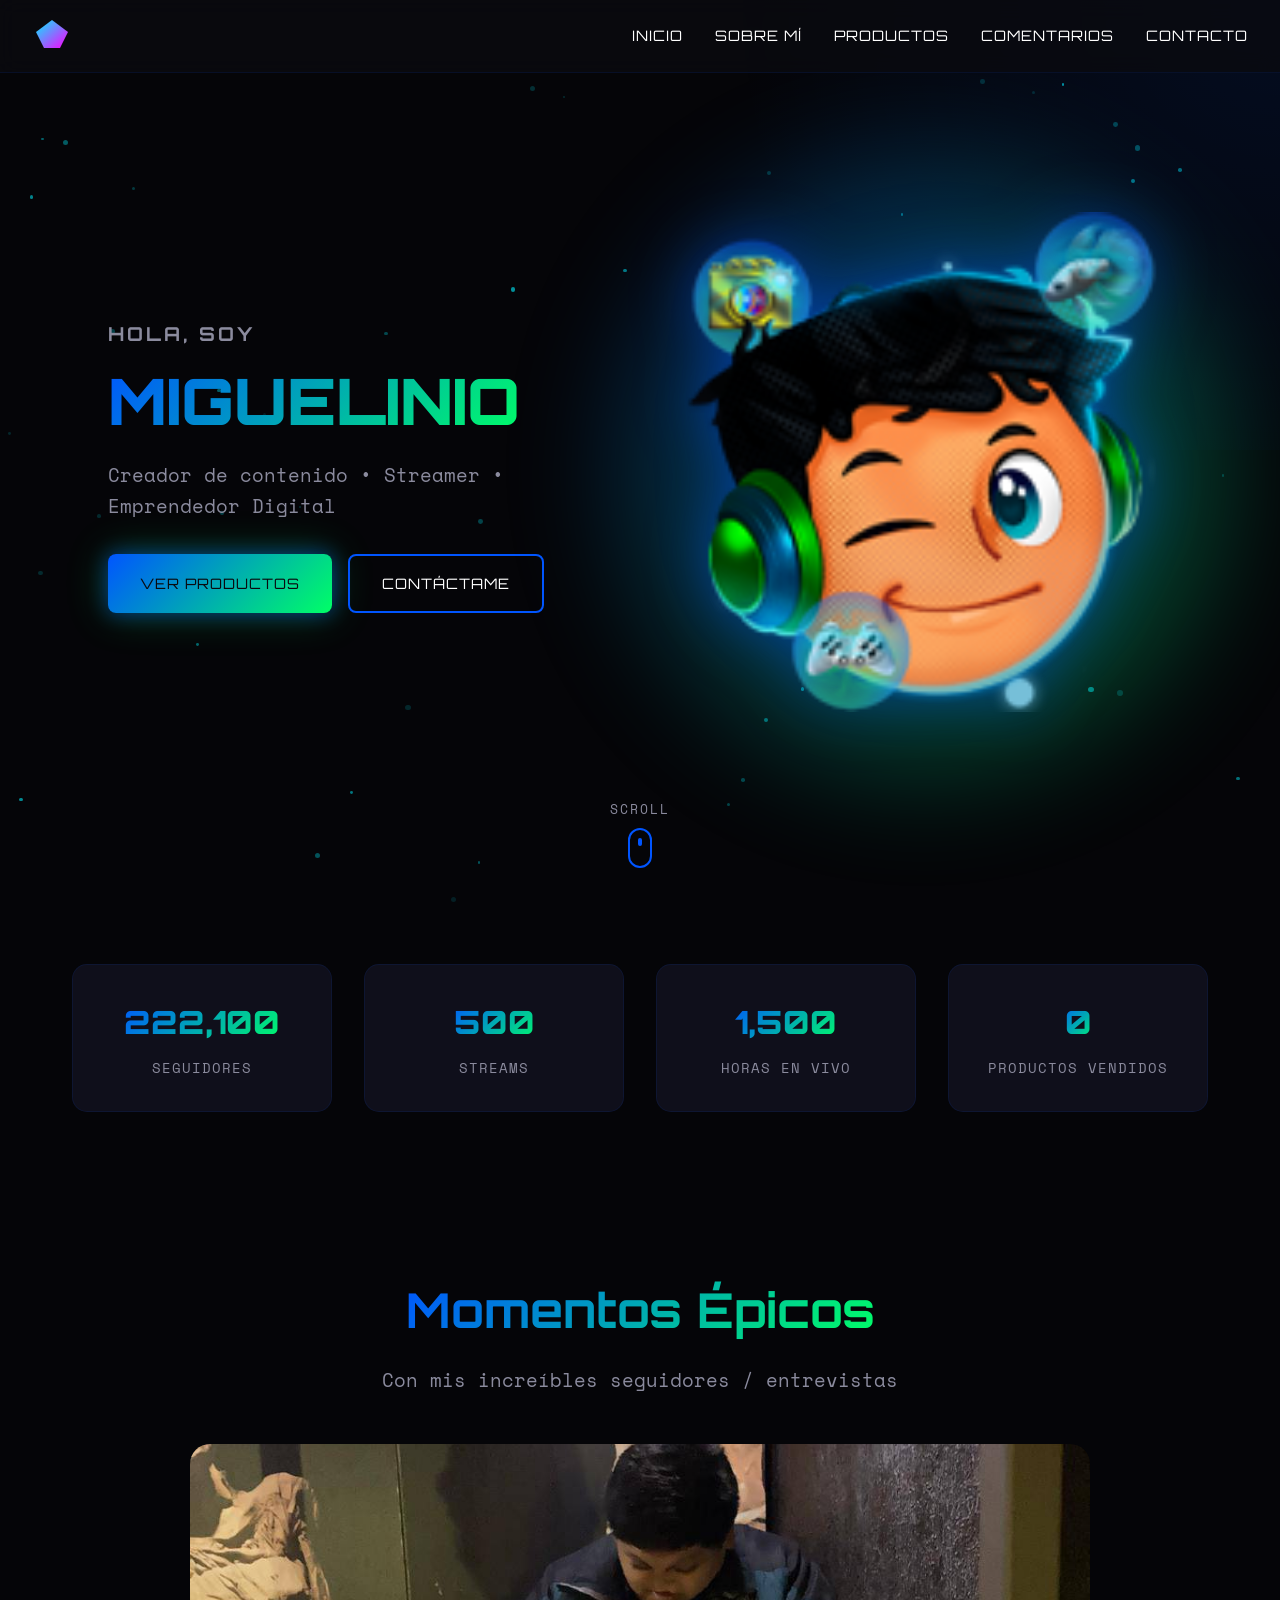
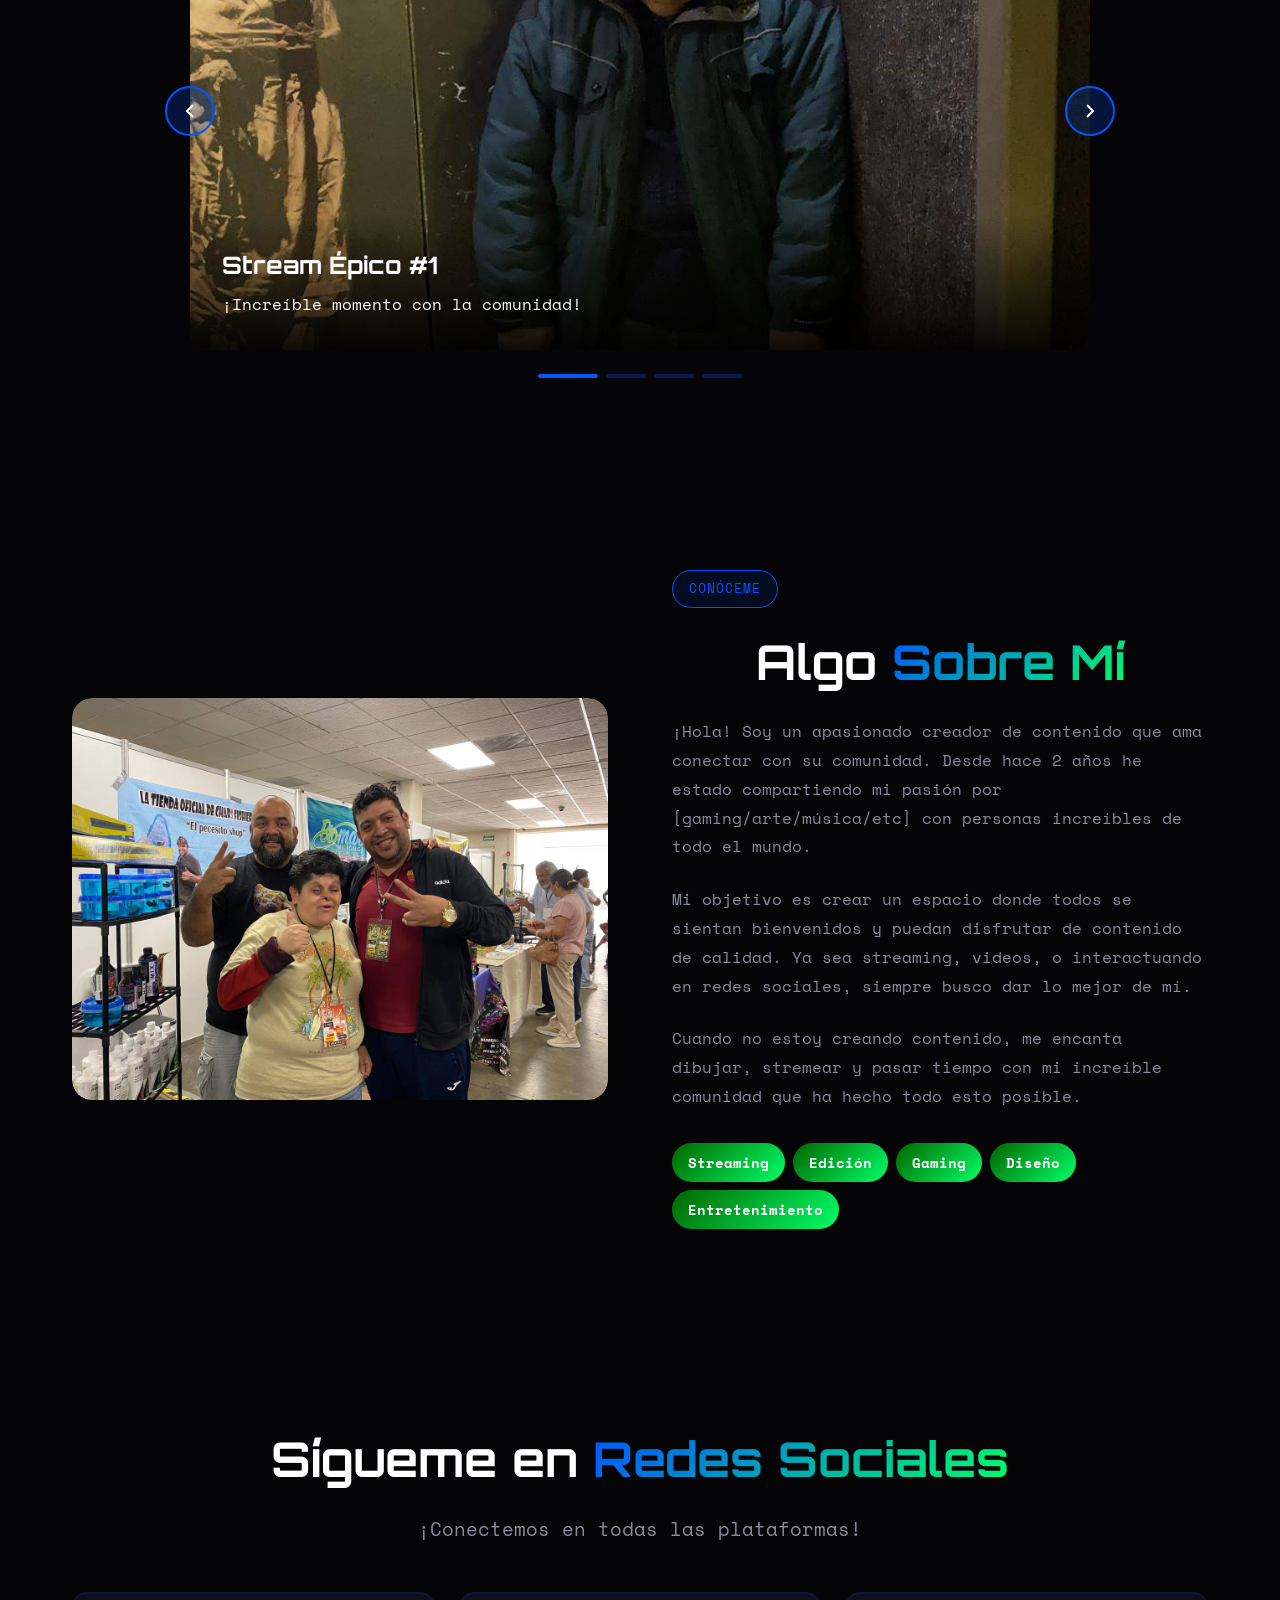
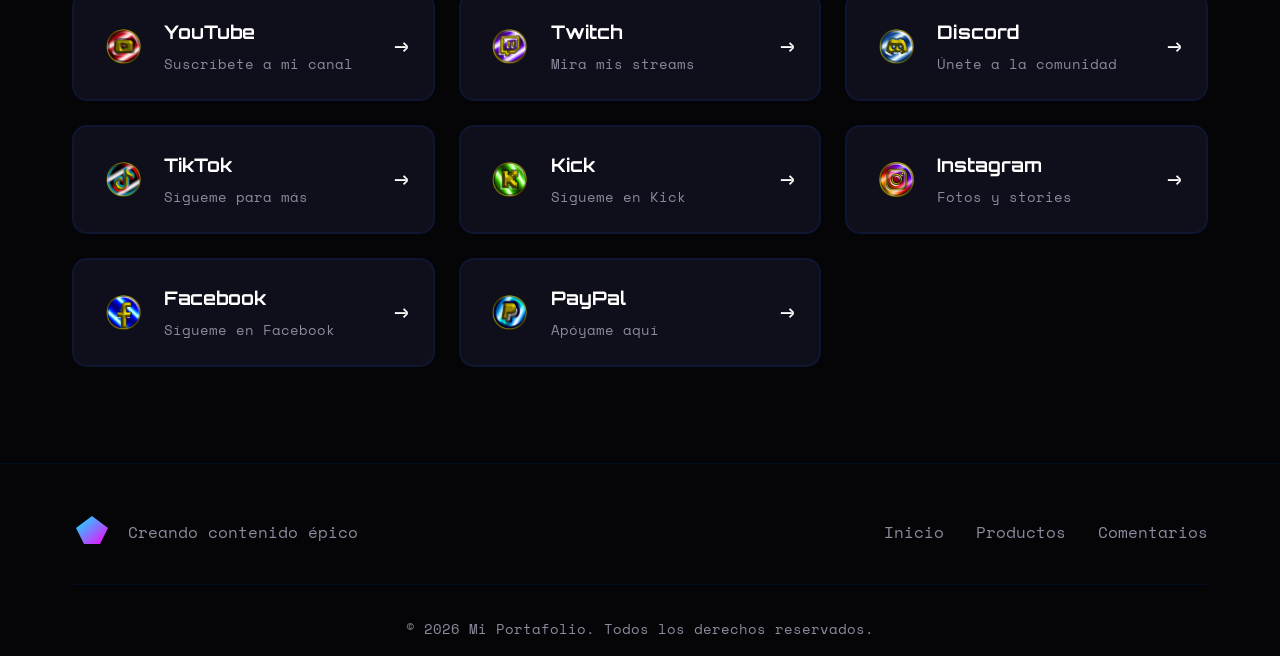
<file: index.html>
<!DOCTYPE html>
<html lang="es">
<head>
    <meta charset="UTF-8">
    <meta name="viewport" content="width=device-width, initial-scale=1.0">
    
    <!-- Cambiar el título de la pestaña -->
    <title>MIGUELINIO</title>

    <!-- Favicon: reemplaza 'tu-foto.jpg' con la ruta de tu imagen -->
    <link rel="icon" type="image/png" href="tu-foto.jpg">

    <link rel="stylesheet" href="styles.css">
    <link href="https://fonts.googleapis.com/css2?family=Orbitron:wght@400;700;900&family=Space+Mono:wght@400;700&display=swap" rel="stylesheet">
</head>

<body>
    <!-- Navigation -->
    <nav class="navbar" id="navbar">
        <div class="nav-container">
            <div class="logo">
                <svg width="40" height="40" viewBox="0 0 100 100">
                    <polygon points="50,10 90,40 70,80 30,80 10,40" fill="url(#gradient1)"/>
                    <defs>
                        <linearGradient id="gradient1" x1="0%" y1="0%" x2="100%" y2="100%">
                            <stop offset="0%" style="stop-color:#00f0ff;stop-opacity:1" />
                            <stop offset="100%" style="stop-color:#ff00ff;stop-opacity:1" />
                        </linearGradient>
                    </defs>
                </svg>
            </div>
            <ul class="nav-menu" id="navMenu">
                <li><a href="#inicio" class="nav-link">Inicio</a></li>
                <li><a href="#sobre-mi" class="nav-link">Sobre Mí</a></li>
                <li><a href="productos.html" class="nav-link">Productos</a></li>
                <li><a href="comentarios.html" class="nav-link">Comentarios</a></li>
                <li><a href="#contacto" class="nav-link">Contacto</a></li>
            </ul>
            <div class="hamburger" id="hamburger">
                <span></span>
                <span></span>
                <span></span>
            </div>
        </div>
    </nav>

    <!-- Particles Background -->
    <div class="particles" id="particles"></div>

    <!-- Hero Section -->
    <section class="hero" id="inicio">
        <div class="hero-content">
            <div class="hero-text animate-bounce-in">
                <h1 class="glitch" data-text="Hola, soy">Hola, soy</h1>
                <h2 class="name-title">
                    <span class="gradient-text">MIGUELINIO</span>
                </h2>
                <p class="hero-description">
                    Creador de contenido • Streamer • Emprendedor Digital
                </p>
                <div class="cta-buttons">
                    <a href="#productos" class="btn btn-primary pulse">
                        Ver Productos
                    </a>
                    <a href="#contacto" class="btn btn-secondary">
                        Contáctame
                    </a>
                </div>
            </div>
            <div class="hero-image animate-float">
                <div class="image-container">
                    <!-- Reemplaza con tu imagen -->
                    <img src="tu-foto.jpg" alt="Mi foto" class="profile-image" id="profileImage">
                    <div class="image-glow"></div>
                    <div class="particles-overlay"></div>
                </div>
            </div>
        </div>
        <div class="scroll-indicator">
            <span>SCROLL</span>
            <div class="mouse">
                <div class="wheel"></div>
            </div>
        </div>
    </section>

    <!-- Stats Section -->
    <section class="stats-section">
        <div class="container">
            <div class="stats-grid">
                <div class="stat-card" data-scroll>
                    <div class="stat-number" data-target="222100">0</div>
                    <div class="stat-label">Seguidores</div>
                </div>
                <div class="stat-card" data-scroll>
                    <div class="stat-number" data-target="500">0</div>
                    <div class="stat-label">Streams</div>
                </div>
                <div class="stat-card" data-scroll>
                    <div class="stat-number" data-target="1500">0</div>
                    <div class="stat-label">Horas En Vivo</div>
                </div>
                <div class="stat-card" data-scroll>
                    <div class="stat-number" data-target="0">0</div>
                    <div class="stat-label">Productos Vendidos</div>
                </div>
            </div>
        </div>
    </section>

    <!-- Carousel Section -->
    <section class="carousel-section" data-scroll>
        <div class="container">
            <h2 class="section-title">
                <span class="gradient-text">Momentos Épicos</span>
            </h2>
            <p class="section-subtitle">Con mis increíbles seguidores / entrevistas</p>
            
            <div class="carousel-container">
                <button class="carousel-btn prev" id="prevBtn">
                    <svg width="24" height="24" viewBox="0 0 24 24" fill="none" stroke="currentColor" stroke-width="2">
                        <polyline points="15 18 9 12 15 6"></polyline>
                    </svg>
                </button>
                
                <div class="carousel-track">
                    <div class="carousel-slide active">
                        <img src="carousel-1.jpg" alt="Momento 1">
                        <div class="slide-overlay">
                            <h3>Stream Épico #1</h3>
                            <p>¡Increíble momento con la comunidad!</p>
                        </div>
                    </div>
                    <div class="carousel-slide">
                        <img src="carousel-2.jpg" alt="Momento 2">
                        <div class="slide-overlay">
                            <h3>Stream Épico #2</h3>
                            <p>¡Batiendo récords juntos!</p>
                        </div>
                    </div>
                    <div class="carousel-slide">
                        <img src="carousel-3.jpg" alt="Momento 3">
                        <div class="slide-overlay">
                            <h3>Stream Épico #3</h3>
                            <p>¡La mejor comunidad del mundo!</p>
                        </div>
                    </div>
                    <div class="carousel-slide">
                        <img src="carousel-4.jpg" alt="Momento 4">
                        <div class="slide-overlay">
                            <h3>Stream Épico #4</h3>
                            <p>¡Momentos inolvidables!</p>
                        </div>
                    </div>
                </div>

                <button class="carousel-btn next" id="nextBtn">
                    <svg width="24" height="24" viewBox="0 0 24 24" fill="none" stroke="currentColor" stroke-width="2">
                        <polyline points="9 18 15 12 9 6"></polyline>
                    </svg>
                </button>

                <div class="carousel-indicators" id="indicators"></div>
            </div>
        </div>
    </section>

    <!-- About Section -->
    <section class="about-section" id="sobre-mi" data-scroll>
        <div class="container">
            <div class="about-grid">
                <div class="about-image">
                    <div class="about-image-wrapper">
                        <img src="about-image.jpg" alt="Sobre mí">
                        <div class="about-decoration"></div>
                    </div>
                </div>
                <div class="about-content">
                    <span class="section-tag">Conóceme</span>
                    <h2 class="section-title">
                        Algo <span class="gradient-text">Sobre Mí</span>
                    </h2>
                    <div class="about-text">
                        <p>
                            ¡Hola! Soy un apasionado creador de contenido que ama conectar con su comunidad. 
                            Desde hace 2 años he estado compartiendo mi pasión por [gaming/arte/música/etc] 
                            con personas increíbles de todo el mundo.
                        </p>
                        <p>
                            Mi objetivo es crear un espacio donde todos se sientan bienvenidos y puedan 
                            disfrutar de contenido de calidad. Ya sea streaming, videos, o interactuando 
                            en redes sociales, siempre busco dar lo mejor de mí.
                        </p>
                        <p>
                            Cuando no estoy creando contenido, me encanta dibujar, stremear y 
                            pasar tiempo con mi increíble comunidad que ha hecho todo esto posible.
                        </p>
                    </div>
                    <div class="skills-list">
                        <div class="skill-tag">Streaming</div>
                        <div class="skill-tag">Edición</div>
                        <div class="skill-tag">Gaming</div>
                        <div class="skill-tag">Diseño</div>
                        <div class="skill-tag">Entretenimiento</div>
                    </div>
                </div>
            </div>
        </div>
    </section>

    <!-- Contact Section -->
    <section class="contact-section" id="contacto" data-scroll>
        <div class="container">
            <h2 class="section-title text-center">
                Sígueme en <span class="gradient-text">Redes Sociales</span>
            </h2>
            <p class="section-subtitle text-center">¡Conectemos en todas las plataformas!</p>
            
            <div class="social-grid">
                <a href="https://www.youtube.com/channel/UCIRhQPyTa0LvhLHAu-YK_RQ?view_as=subscriber" class="social-card youtube" target="_blank">
                    <div class="social-icon">
                        <img src="yt.png" alt="YouTube">
                    </div>
                    <div class="social-info">
                        <h3>YouTube</h3>
                        <p>Suscríbete a mi canal</p>
                    </div>
                    <div class="social-arrow">→</div>
                </a>

                <a href="https://www.twitch.tv/miguelinio20" class="social-card twitch" target="_blank">
                    <div class="social-icon">
                        <img src="twitch.png" alt="Twitch">
                    </div>
                    <div class="social-info">
                        <h3>Twitch</h3>
                        <p>Mira mis streams</p>
                    </div>
                    <div class="social-arrow">→</div>
                </a>

                <a href="https://discord.com/invite/unykJpMvWE" class="social-card discord" target="_blank">
                    <div class="social-icon">
                        <img src="discord.png" alt="Discord">
                    </div>
                    <div class="social-info">
                        <h3>Discord</h3>
                        <p>Únete a la comunidad</p>
                    </div>
                    <div class="social-arrow">→</div>
                </a>

                <a href="https://www.tiktok.com/@miguelinio20" class="social-card tiktok" target="_blank">
                    <div class="social-icon">
                        <img src="tiktok.png" alt="TikTok">
                    </div>
                    <div class="social-info">
                        <h3>TikTok</h3>
                        <p>Sígueme para más</p>
                    </div>
                    <div class="social-arrow">→</div>
                </a>

                <a href="https://kick.com/miguelinio20" class="social-card kick" target="_blank">
                    <div class="social-icon">
                        <img src="kick.png" alt="Kick">
                    </div>
                    <div class="social-info">
                        <h3>Kick</h3>
                        <p>Sígueme en Kick</p>
                    </div>
                    <div class="social-arrow">→</div>
                </a>

                <a href="https://www.instagram.com/miguelinio20/?hl=es-es" class="social-card instagram" target="_blank">
                    <div class="social-icon">
                        <img src="ig.png" alt="Instagram">
                    </div>
                    <div class="social-info">
                        <h3>Instagram</h3>
                        <p>Fotos y stories</p>
                    </div>
                    <div class="social-arrow">→</div>
                </a>

                <a href="https://www.facebook.com/profile.php?id=100064144360457" class="social-card facebook" target="_blank">
                    <div class="social-icon">
                        <img src="fb.png" alt="Facebook">
                    </div>
                    <div class="social-info">
                        <h3>Facebook</h3>
                        <p>Sígueme en Facebook</p>
                    </div>
                    <div class="social-arrow">→</div>
                </a>

                <a href="https://www.paypal.com/donate/?cmd=_s-xclick&hosted_button_id=SZXCR86BE4TTS&source=url&ssrt=1686892559426" class="social-card paypal" target="_blank">
                    <div class="social-icon">
                        <img src="paypal.png" alt="PayPal">
                    </div>
                    <div class="social-info">
                        <h3>PayPal</h3>
                        <p>Apóyame aquí</p>
                    </div>
                    <div class="social-arrow">→</div>
                </a>
            </div>
        </div>
    </section>

    <!-- Footer -->
    <footer class="footer">
        <div class="container">
            <div class="footer-content">
                <div class="footer-logo">
                    <svg width="40" height="40" viewBox="0 0 100 100">
                        <polygon points="50,10 90,40 70,80 30,80 10,40" fill="url(#gradient2)"/>
                        <defs>
                            <linearGradient id="gradient2" x1="0%" y1="0%" x2="100%" y2="100%">
                                <stop offset="0%" style="stop-color:#00f0ff;stop-opacity:1" />
                                <stop offset="100%" style="stop-color:#ff00ff;stop-opacity:1" />
                            </linearGradient>
                        </defs>
                    </svg>
                    <p>Creando contenido épico</p>
                </div>
                <div class="footer-links">
                    <a href="index.html">Inicio</a>
                    <a href="productos.html">Productos</a>
                    <a href="comentarios.html">Comentarios</a>
                </div>
            </div>
            <div class="footer-bottom">
                <p>&copy; 2026 Mi Portafolio. Todos los derechos reservados.</p>
            </div>
        </div>
    </footer>

    <script src="script.js"></script>
</body>
</html>
</file>
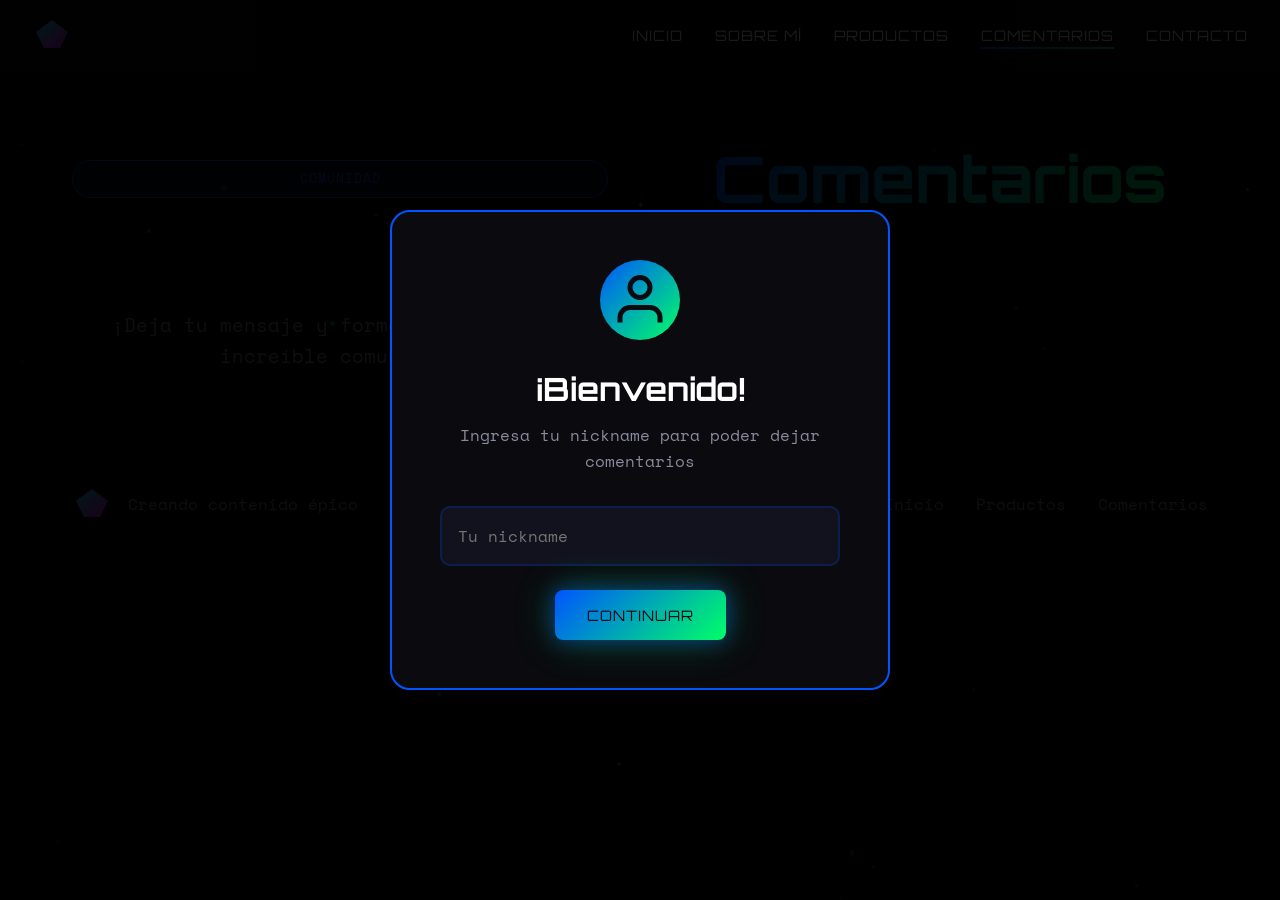
<file: comentarios.html>
<!DOCTYPE html>
<html lang="es">
<head>
    <meta charset="UTF-8">
    <meta name="viewport" content="width=device-width, initial-scale=1.0">
    <title>Comentarios - Mi Portafolio</title>
    <link rel="stylesheet" href="styles.css">
    <link href="https://fonts.googleapis.com/css2?family=Orbitron:wght@400;700;900&family=Space+Mono:wght@400;700&display=swap" rel="stylesheet">
</head>
<body>
    <!-- Navigation -->
    <nav class="navbar" id="navbar">
        <div class="nav-container">
            <div class="logo">
                <svg width="40" height="40" viewBox="0 0 100 100">
                    <polygon points="50,10 90,40 70,80 30,80 10,40" fill="url(#gradient1)"/>
                    <defs>
                        <linearGradient id="gradient1" x1="0%" y1="0%" x2="100%" y2="100%">
                            <stop offset="0%" style="stop-color:#00f0ff;stop-opacity:1" />
                            <stop offset="100%" style="stop-color:#ff00ff;stop-opacity:1" />
                        </linearGradient>
                    </defs>
                </svg>
            </div>
            <ul class="nav-menu" id="navMenu">
                <li><a href="index.html" class="nav-link">Inicio</a></li>
                <li><a href="index.html#sobre-mi" class="nav-link">Sobre Mí</a></li>
                <li><a href="productos.html" class="nav-link">Productos</a></li>
                <li><a href="comentarios.html" class="nav-link active">Comentarios</a></li>
                <li><a href="index.html#contacto" class="nav-link">Contacto</a></li>
            </ul>
            <div class="hamburger" id="hamburger">
                <span></span>
                <span></span>
                <span></span>
            </div>
        </div>
    </nav>

    <!-- Particles Background -->
    <div class="particles" id="particles"></div>

    <!-- Comments Hero -->
    <section class="comments-hero">
        <div class="container">
            <div class="hero-content animate-bounce-in">
                <span class="section-tag">Comunidad</span>
                <h1 class="page-title">
                    <span class="gradient-text">Comentarios</span>
                </h1>
                <p class="page-description">
                    ¡Deja tu mensaje y forma parte de esta increíble comunidad!
                </p>
            </div>
        </div>
    </section>

    <!-- Nickname Modal -->
    <div class="modal" id="nicknameModal">
        <div class="modal-content animate-bounce-in">
            <div class="modal-icon">
                <svg width="60" height="60" viewBox="0 0 24 24" fill="none" stroke="currentColor" stroke-width="2">
                    <path d="M20 21v-2a4 4 0 0 0-4-4H8a4 4 0 0 0-4 4v2"></path>
                    <circle cx="12" cy="7" r="4"></circle>
                </svg>
            </div>
            <h2>¡Bienvenido!</h2>
            <p>Ingresa tu nickname para poder dejar comentarios</p>
            <form id="nicknameForm">
                <div class="form-group">
                    <input 
                        type="text" 
                        id="nicknameInput" 
                        placeholder="Tu nickname" 
                        maxlength="20"
                        required
                    >
                    <span class="input-border"></span>
                </div>
                <button type="submit" class="btn btn-primary">
                    Continuar
                </button>
            </form>
        </div>
    </div>

    <!-- Comments Section -->
    <section class="comments-section" id="commentsSection">
        <div class="container">
            <!-- Comment Form -->
            <div class="comment-form-container" data-scroll>
                <div class="user-info">
                    <div class="user-avatar">
                        <span id="userInitial">?</span>
                    </div>
                    <div class="user-details">
                        <span class="user-name" id="displayNickname">Usuario</span>
                        <button class="change-nickname-btn" id="changeNicknameBtn">Cambiar nickname</button>
                    </div>
                </div>
                
                <form id="commentForm" class="comment-form">
                    <div class="form-group">
                        <textarea 
                            id="commentText" 
                            placeholder="Escribe tu comentario aquí..."
                            maxlength="500"
                            rows="4"
                            required
                        ></textarea>
                        <span class="char-count">
                            <span id="charCount">0</span>/500
                        </span>
                    </div>
                    <div class="form-actions">
                        <button type="submit" class="btn btn-primary">
                            <svg width="20" height="20" viewBox="0 0 24 24" fill="none" stroke="currentColor" stroke-width="2">
                                <line x1="22" y1="2" x2="11" y2="13"></line>
                                <polygon points="22 2 15 22 11 13 2 9 22 2"></polygon>
                            </svg>
                            Publicar Comentario
                        </button>
                    </div>
                </form>
            </div>

            <!-- Comments List -->
            <div class="comments-list" id="commentsList">
                <h3 class="comments-title">
                    <span class="gradient-text">Comentarios de la comunidad</span>
                    <span class="comments-count" id="commentsCount">(0)</span>
                </h3>

                <!-- Example Comments (these will be replaced by dynamic ones) -->
                <div class="comment-item" data-scroll>
                    <div class="comment-avatar">
                        <span>G</span>
                    </div>
                    <div class="comment-content">
                        <div class="comment-header">
                            <span class="comment-author">GamerPro123</span>
                            <span class="comment-date">Hace 2 horas</span>
                        </div>
                        <p class="comment-text">
                            ¡Increíble contenido! Sigue así, me encanta tu energía y dedicación. 
                            La comunidad es lo mejor 🔥
                        </p>
                        <div class="comment-actions">
                            <button class="comment-action">
                                <svg width="16" height="16" viewBox="0 0 24 24" fill="none" stroke="currentColor" stroke-width="2">
                                    <path d="M14 9V5a3 3 0 0 0-3-3l-4 9v11h11.28a2 2 0 0 0 2-1.7l1.38-9a2 2 0 0 0-2-2.3zM7 22H4a2 2 0 0 1-2-2v-7a2 2 0 0 1 2-2h3"></path>
                                </svg>
                                <span>12</span>
                            </button>
                        </div>
                    </div>
                </div>

                <div class="comment-item" data-scroll>
                    <div class="comment-avatar">
                        <span>L</span>
                    </div>
                    <div class="comment-content">
                        <div class="comment-header">
                            <span class="comment-author">LunaGaming</span>
                            <span class="comment-date">Hace 5 horas</span>
                        </div>
                        <p class="comment-text">
                            Llevo siguiéndote desde el principio y no puedo creer lo mucho que has crecido. 
                            ¡Felicidades por todo! 🎉
                        </p>
                        <div class="comment-actions">
                            <button class="comment-action">
                                <svg width="16" height="16" viewBox="0 0 24 24" fill="none" stroke="currentColor" stroke-width="2">
                                    <path d="M14 9V5a3 3 0 0 0-3-3l-4 9v11h11.28a2 2 0 0 0 2-1.7l1.38-9a2 2 0 0 0-2-2.3zM7 22H4a2 2 0 0 1-2-2v-7a2 2 0 0 1 2-2h3"></path>
                                </svg>
                                <span>8</span>
                            </button>
                        </div>
                    </div>
                </div>

                <div class="comment-item" data-scroll>
                    <div class="comment-avatar">
                        <span>X</span>
                    </div>
                    <div class="comment-content">
                        <div class="comment-header">
                            <span class="comment-author">xXShadowXx</span>
                            <span class="comment-date">Hace 1 día</span>
                        </div>
                        <p class="comment-text">
                            Los mejores streams de la plataforma, sin duda. Siempre entretenido y con buena onda 💪
                        </p>
                        <div class="comment-actions">
                            <button class="comment-action">
                                <svg width="16" height="16" viewBox="0 0 24 24" fill="none" stroke="currentColor" stroke-width="2">
                                    <path d="M14 9V5a3 3 0 0 0-3-3l-4 9v11h11.28a2 2 0 0 0 2-1.7l1.38-9a2 2 0 0 0-2-2.3zM7 22H4a2 2 0 0 1-2-2v-7a2 2 0 0 1 2-2h3"></path>
                                </svg>
                                <span>15</span>
                            </button>
                        </div>
                    </div>
                </div>

                <!-- New comments will be added here dynamically -->
            </div>
        </div>
    </section>

    <!-- Footer -->
    <footer class="footer">
        <div class="container">
            <div class="footer-content">
                <div class="footer-logo">
                    <svg width="40" height="40" viewBox="0 0 100 100">
                        <polygon points="50,10 90,40 70,80 30,80 10,40" fill="url(#gradient2)"/>
                        <defs>
                            <linearGradient id="gradient2" x1="0%" y1="0%" x2="100%" y2="100%">
                                <stop offset="0%" style="stop-color:#00f0ff;stop-opacity:1" />
                                <stop offset="100%" style="stop-color:#ff00ff;stop-opacity:1" />
                            </linearGradient>
                        </defs>
                    </svg>
                    <p>Creando contenido épico</p>
                </div>
                <div class="footer-links">
                    <a href="index.html">Inicio</a>
                    <a href="productos.html">Productos</a>
                    <a href="comentarios.html">Comentarios</a>
                </div>
            </div>
            <div class="footer-bottom">
                <p>&copy; 2026 Mi Portafolio. Todos los derechos reservados.</p>
            </div>
        </div>
    </footer>

    <script src="script.js"></script>
    <script src="comments.js"></script>
</body>
</html>
</file>
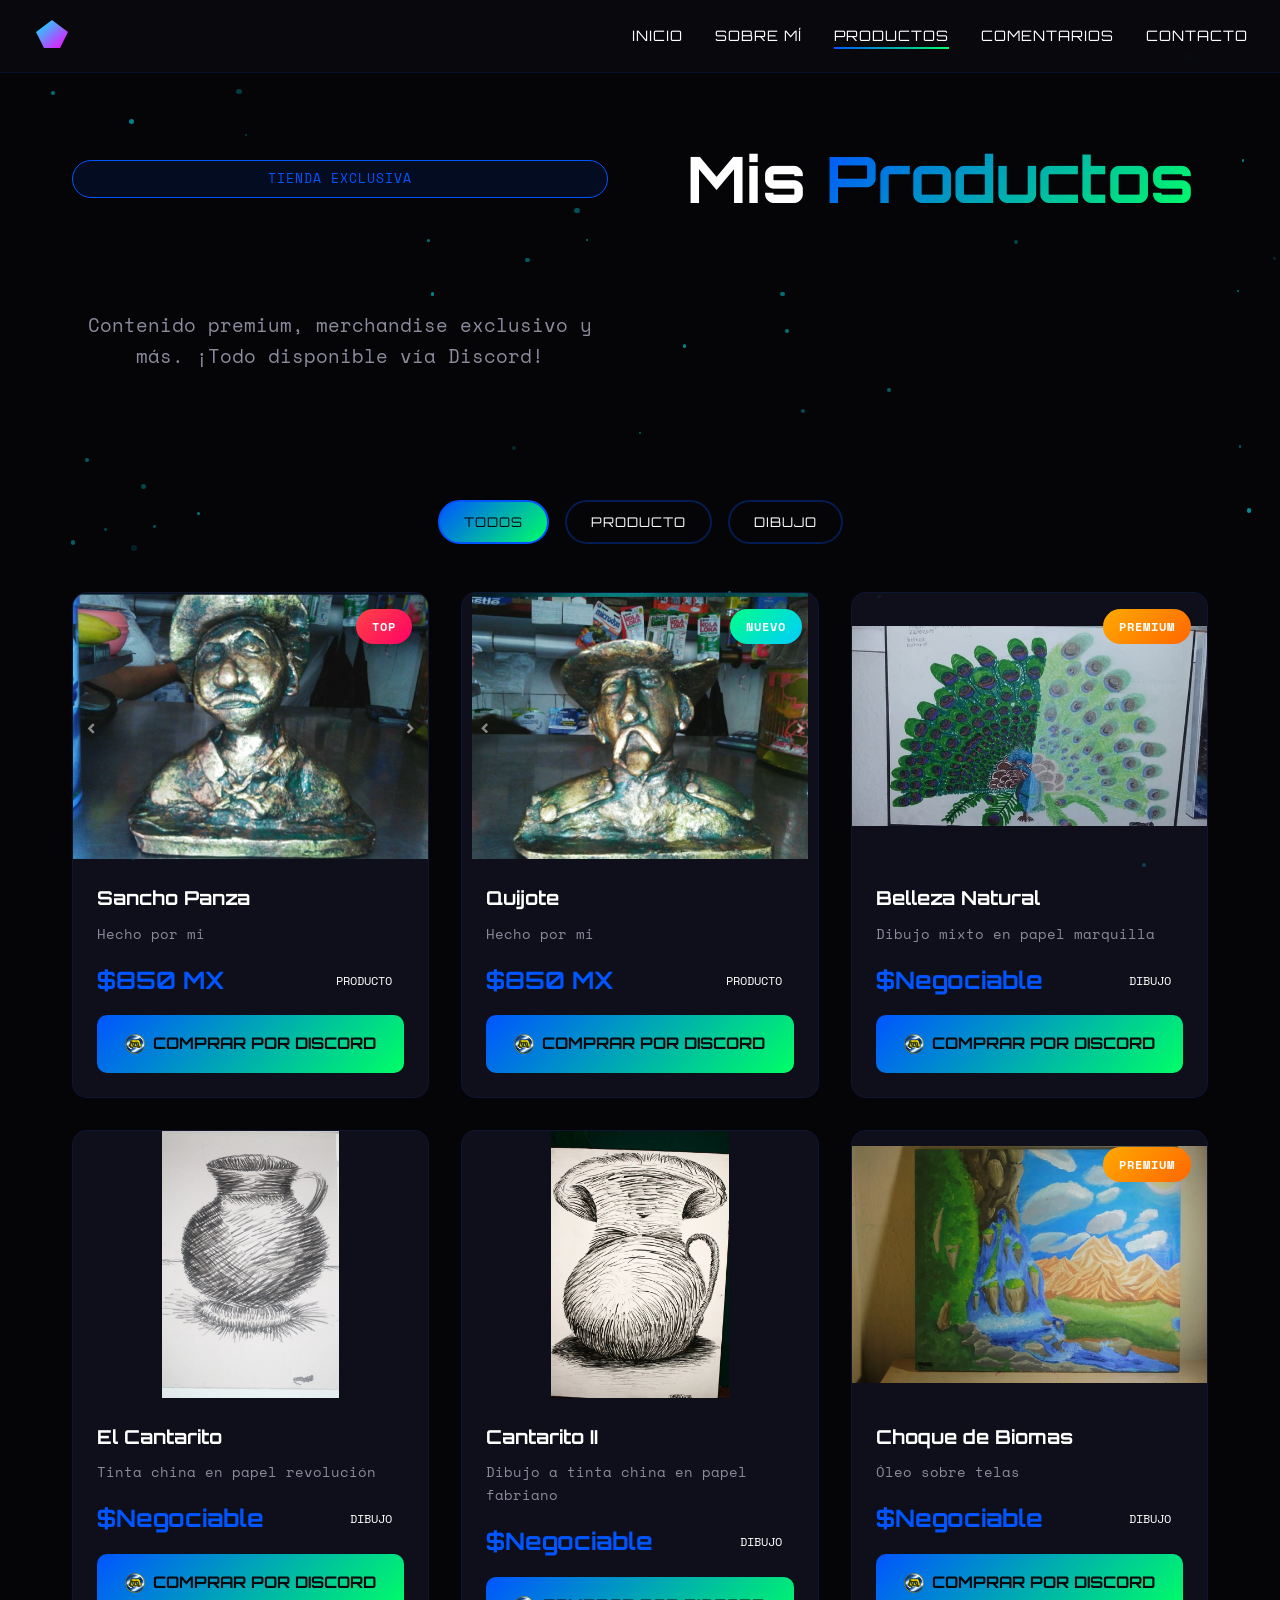
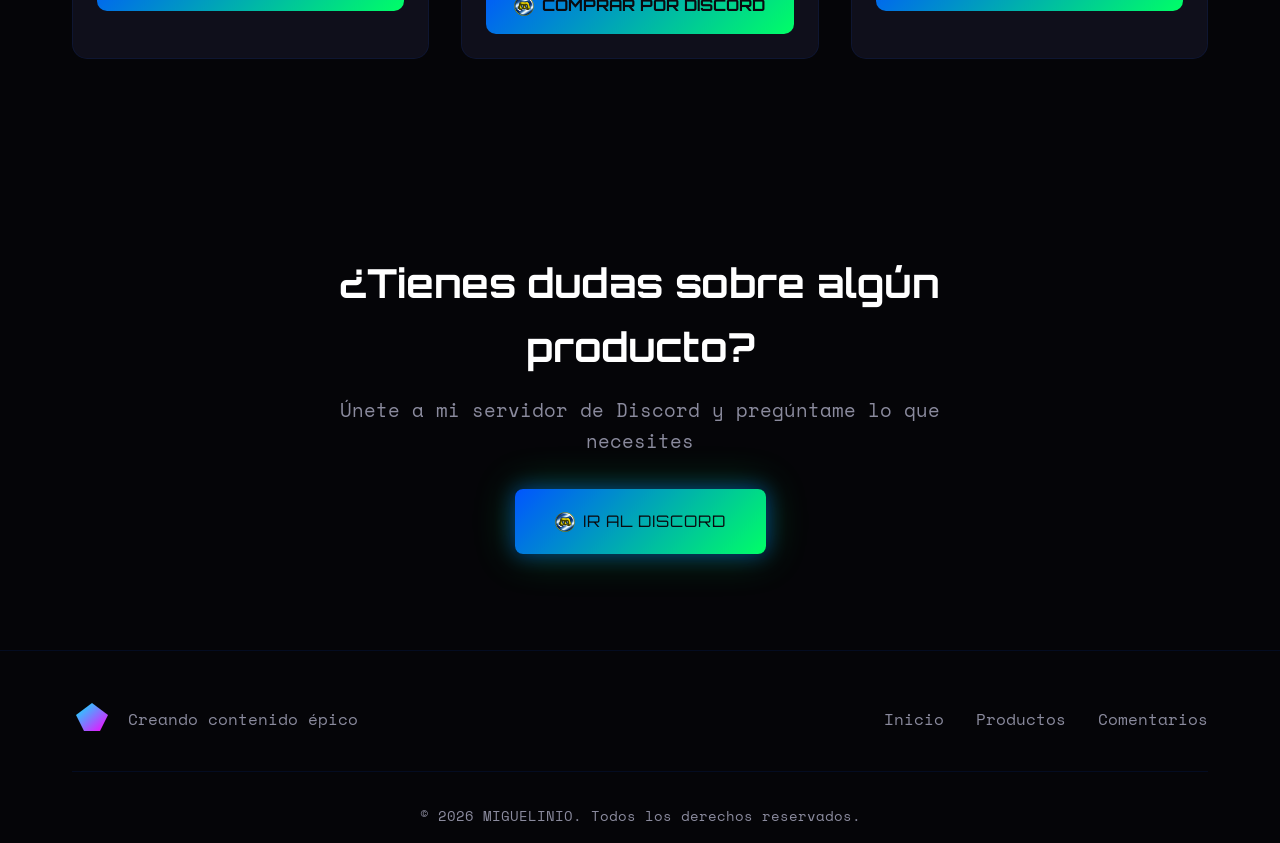
<file: productos.html>
<!DOCTYPE html>
<html lang="es">
<head>
    <meta charset="UTF-8">
    <meta name="viewport" content="width=device-width, initial-scale=1.0">
    <title>Productos - MIGUELINIO</title>
    <link rel="icon" type="image/png" href="tu-foto.jpg">
    <link rel="stylesheet" href="styles.css">
    <link href="https://fonts.googleapis.com/css2?family=Orbitron:wght@400;700;900&family=Space+Mono:wght@400;700&display=swap" rel="stylesheet">
</head>
<body>
    <!-- Navigation -->
    <nav class="navbar" id="navbar">
        <div class="nav-container">
            <div class="logo">
                <svg width="40" height="40" viewBox="0 0 100 100">
                    <polygon points="50,10 90,40 70,80 30,80 10,40" fill="url(#gradient1)"/>
                    <defs>
                        <linearGradient id="gradient1" x1="0%" y1="0%" x2="100%" y2="100%">
                            <stop offset="0%" style="stop-color:#00f0ff;stop-opacity:1" />
                            <stop offset="100%" style="stop-color:#ff00ff;stop-opacity:1" />
                        </linearGradient>
                    </defs>
                </svg>
            </div>
            <ul class="nav-menu" id="navMenu">
                <li><a href="index.html" class="nav-link">Inicio</a></li>
                <li><a href="index.html#sobre-mi" class="nav-link">Sobre Mí</a></li>
                <li><a href="productos.html" class="nav-link active">Productos</a></li>
                <li><a href="comentarios.html" class="nav-link">Comentarios</a></li>
                <li><a href="index.html#contacto" class="nav-link">Contacto</a></li>
            </ul>
            <div class="hamburger" id="hamburger">
                <span></span>
                <span></span>
                <span></span>
            </div>
        </div>
    </nav>

    <!-- Particles Background -->
    <div class="particles" id="particles"></div>

    <!-- Products Hero -->
    <section class="products-hero">
        <div class="container">
            <div class="hero-content animate-bounce-in">
                <span class="section-tag">Tienda Exclusiva</span>
                <h1 class="page-title">
                    Mis <span class="gradient-text">Productos</span>
                </h1>
                <p class="page-description">
                    Contenido premium, merchandise exclusivo y más. ¡Todo disponible vía Discord!
                </p>
            </div>
        </div>
    </section>

    <!-- Products Grid -->
    <section class="products-section">
        <div class="container">
            <!-- Filter Tabs -->
            <div class="filter-tabs">
                <button class="filter-btn active" data-filter="all">Todos</button>
                <button class="filter-btn" data-filter="producto">Producto</button>
                <button class="filter-btn" data-filter="dibujo">Dibujo</button>
            </div>

            <!-- Products Grid -->
            <div class="products-grid">
                <!-- Product Card 1 -->
                <div class="product-card" data-category="producto" data-scroll>
                    <div class="product-badge hot">TOP</div>
                    <div class="product-image">
                        <img src="sancho.jpg" alt="Sancho">
                        <div class="product-overlay">
                            <button class="quick-view-btn">Vista Rápida</button>
                        </div>
                    </div>
                    <div class="product-info">
                        <h3 class="product-title">Sancho Panza</h3>
                        <p class="product-description">
                            Hecho por mi
                        </p>
                        <div class="product-meta">
                            <span class="product-price">$850 MX</span>
                            <span class="product-tag producto-tag">Producto</span>
                        </div>
                        <a href="https://discord.com/invite/unykJpMvWE" target="_blank" class="buy-btn">
                            <img src="discord.png" alt="Discord" class="btn-icon">
                            Comprar por Discord
                        </a>
                    </div>
                </div>

                <!-- Product Card 2 -->
                <div class="product-card" data-category="producto" data-scroll>
                    <div class="product-badge new">NUEVO</div>
                    <div class="product-image">
                        <img src="quijote.jpg" alt="Panza">
                        <div class="product-overlay">
                            <button class="quick-view-btn">Vista Rápida</button>
                        </div>
                    </div>
                    <div class="product-info">
                        <h3 class="product-title">Quijote</h3>
                        <p class="product-description">
                            Hecho por mi
                        </p>
                        <div class="product-meta">
                            <span class="product-price">$850 MX</span>
                            <span class="product-tag producto-tag">Producto</span>
                        </div>
                        <a href="https://discord.com/invite/unykJpMvWE" target="_blank" class="buy-btn">
                            <img src="discord.png" alt="Discord" class="btn-icon">
                            Comprar por Discord
                        </a>
                    </div>
                </div>

                <!-- Product Card 3 -->
                <div class="product-card" data-category="dibujo" data-scroll>
                    <div class="product-badge premium">PREMIUM</div>
                    <div class="product-image">
                        <img src="belleza.jpg" alt="Belleza Natural">
                        <div class="product-overlay">
                            <button class="quick-view-btn">Vista Rápida</button>
                        </div>
                    </div>
                    <div class="product-info">
                        <h3 class="product-title">Belleza Natural</h3>
                        <p class="product-description">
                            Dibujo mixto en papel marquilla
                        </p>
                        <div class="product-meta">
                            <span class="product-price">$Negociable</span>
                            <span class="product-tag dibujo-tag">Dibujo</span>
                        </div>
                        <a href="https://discord.com/invite/unykJpMvWE" target="_blank" class="buy-btn">
                            <img src="discord.png" alt="Discord" class="btn-icon">
                            Comprar por Discord
                        </a>
                    </div>
                </div>

                <!-- Product Card 4 -->
                <div class="product-card" data-category="dibujo" data-scroll>
                    <div class="product-image">
                        <img src="cantarito.jpg" alt="El Cantarito">
                        <div class="product-overlay">
                            <button class="quick-view-btn">Vista Rápida</button>
                        </div>
                    </div>
                    <div class="product-info">
                        <h3 class="product-title">El Cantarito</h3>
                        <p class="product-description">
                            Tinta china en papel revolución
                        </p>
                        <div class="product-meta">
                            <span class="product-price">$Negociable</span>
                            <span class="product-tag dibujo-tag">Dibujo</span>
                        </div>
                        <a href="https://discord.com/invite/unykJpMvWE" target="_blank" class="buy-btn">
                            <img src="discord.png" alt="Discord" class="btn-icon">
                            Comprar por Discord
                        </a>
                    </div>
                </div>

                <!-- Product Card 5 -->
                <div class="product-card" data-category="dibujo" data-scroll>
                    <div class="product-image">
                        <img src="cantarito2.jpg" alt="Cantarito II">
                        <div class="product-overlay">
                            <button class="quick-view-btn">Vista Rápida</button>
                        </div>
                    </div>
                    <div class="product-info">
                        <h3 class="product-title">Cantarito II</h3>
                        <p class="product-description">
                            Dibujo a tinta china en papel fabriano
                        </p>
                        <div class="product-meta">
                            <span class="product-price">$Negociable</span>
                            <span class="product-tag dibujo-tag">Dibujo</span>
                        </div>
                        <a href="https://discord.com/invite/unykJpMvWE" target="_blank" class="buy-btn">
                            <img src="discord.png" alt="Discord" class="btn-icon">
                            Comprar por Discord
                        </a>
                    </div>
                </div>

                <!-- Product Card 6 -->
                <div class="product-card" data-category="dibujo" data-scroll>
                    <div class="product-badge premium">PREMIUM</div>
                    <div class="product-image">
                        <img src="choquedebiomas.jpg" alt="Choque de Biomas">
                        <div class="product-overlay">
                            <button class="quick-view-btn">Vista Rápida</button>
                        </div>
                    </div>
                    <div class="product-info">
                        <h3 class="product-title">Choque de Biomas</h3>
                        <p class="product-description">
                            Óleo sobre telas
                        </p>
                        <div class="product-meta">
                            <span class="product-price">$Negociable</span>
                            <span class="product-tag dibujo-tag">Dibujo</span>
                        </div>
                        <a href="https://discord.com/invite/unykJpMvWE" target="_blank" class="buy-btn">
                            <img src="discord.png" alt="Discord" class="btn-icon">
                            Comprar por Discord
                        </a>
                    </div>
                </div>
            </div>
        </div>
    </section>

    <!-- CTA Section -->
    <section class="cta-section" data-scroll>
        <div class="container">
            <div class="cta-content">
                <h2>¿Tienes dudas sobre algún producto?</h2>
                <p>Únete a mi servidor de Discord y pregúntame lo que necesites</p>
                <a href="https://discord.com/invite/unykJpMvWE" target="_blank" class="btn btn-primary btn-large">
                    <img src="discord.png" alt="Discord" class="btn-icon">
                    Ir al Discord
                </a>
            </div>
        </div>
    </section>

    <!-- Footer -->
    <footer class="footer">
        <div class="container">
            <div class="footer-content">
                <div class="footer-logo">
                    <svg width="40" height="40" viewBox="0 0 100 100">
                        <polygon points="50,10 90,40 70,80 30,80 10,40" fill="url(#gradient2)"/>
                        <defs>
                            <linearGradient id="gradient2" x1="0%" y1="0%" x2="100%" y2="100%">
                                <stop offset="0%" style="stop-color:#00f0ff;stop-opacity:1" />
                                <stop offset="100%" style="stop-color:#ff00ff;stop-opacity:1" />
                            </linearGradient>
                        </defs>
                    </svg>
                    <p>Creando contenido épico</p>
                </div>
                <div class="footer-links">
                    <a href="index.html">Inicio</a>
                    <a href="productos.html">Productos</a>
                    <a href="comentarios.html">Comentarios</a>
                </div>
            </div>
            <div class="footer-bottom">
                <p>&copy; 2026 MIGUELINIO. Todos los derechos reservados.</p>
            </div>
        </div>
    </footer>

    <script src="script.js"></script>
</body>
</html>
</file>
<file: styles.css>
/* ====================================
   VARIABLES & RESET
   ==================================== */
:root {
    /* Colors */
    --primary: #0055ff;
    --secondary: #00ff66;
    --accent: #006600;
    --dark: #0a0a0f;
    --darker: #050508;
    --light: #ffffff;
    --gray: #8b8b9e;
    --gray-light: #1a1a2e;
    --success: #00ff88;
    --warning: #ffaa00;
    
    /* Gradients */
    --gradient-primary: linear-gradient(135deg, var(--primary), var(--secondary));
    --gradient-accent: linear-gradient(135deg, var(--accent), var(--secondary));
    --gradient-dark: linear-gradient(180deg, var(--darker), var(--dark));
    
    /* Spacing */
    --spacing-xs: 0.5rem;
    --spacing-sm: 1rem;
    --spacing-md: 2rem;
    --spacing-lg: 4rem;
    --spacing-xl: 6rem;
    
    /* Typography */
    --font-primary: 'Orbitron', sans-serif;
    --font-secondary: 'Space Mono', monospace;
    
    /* Transitions */
    --transition-fast: 0.2s ease;
    --transition-normal: 0.3s ease;
    --transition-slow: 0.5s ease;
    
    /* Shadows */
    --shadow-sm: 0 2px 10px rgba(0, 85, 255, 0.1);
    --shadow-md: 0 4px 20px rgba(0, 85, 255, 0.2);
    --shadow-lg: 0 8px 40px rgba(0, 85, 255, 0.3);
    --shadow-neon: 0 0 20px rgba(0, 85, 255, 0.5), 0 0 40px rgba(0, 255, 102, 0.3);
}

* {
    margin: 0;
    padding: 0;
    box-sizing: border-box;
}

html {
    scroll-behavior: smooth;
    overflow-x: hidden;
}

body {
    font-family: var(--font-secondary);
    background: var(--darker);
    color: var(--light);
    line-height: 1.6;
    overflow-x: hidden;
    position: relative;
}

/* ====================================
   UTILITIES
   ==================================== */
.container {
    max-width: 1200px;
    margin: 0 auto;
    padding: 0 var(--spacing-md);
}

.gradient-text {
    background: var(--gradient-primary);
    -webkit-background-clip: text;
    -webkit-text-fill-color: transparent;
    background-clip: text;
}

.text-center {
    text-align: center;
}

/* ====================================
   PARTICLES BACKGROUND
   ==================================== */
.particles {
    position: fixed;
    top: 0;
    left: 0;
    width: 100%;
    height: 100%;
    z-index: 0;
    pointer-events: none;
}

/* ====================================
   NAVIGATION
   ==================================== */
.navbar {
    position: fixed;
    top: 0;
    left: 0;
    right: 0;
    z-index: 1000;
    background: rgba(10, 10, 15, 0.8);
    backdrop-filter: blur(10px);
    border-bottom: 1px solid rgba(0, 85, 255, 0.1);
    transition: var(--transition-normal);
}

.navbar.scrolled {
    background: rgba(10, 10, 15, 0.95);
    box-shadow: var(--shadow-md);
}

.nav-container {
    max-width: 1400px;
    margin: 0 auto;
    padding: 1rem 2rem;
    display: flex;
    justify-content: space-between;
    align-items: center;
}

.logo {
    display: flex;
    align-items: center;
    gap: 0.5rem;
    cursor: pointer;
    transition: var(--transition-fast);
}

.logo:hover {
    transform: scale(1.05);
}

.nav-menu {
    display: flex;
    list-style: none;
    gap: 2rem;
}

.nav-link {
    color: var(--light);
    text-decoration: none;
    font-family: var(--font-primary);
    font-size: 0.9rem;
    letter-spacing: 1px;
    text-transform: uppercase;
    position: relative;
    transition: var(--transition-fast);
}

.nav-link::after {
    content: '';
    position: absolute;
    bottom: -5px;
    left: 0;
    width: 0;
    height: 2px;
    background: var(--gradient-primary);
    transition: var(--transition-fast);
}

.nav-link:hover::after,
.nav-link.active::after {
    width: 100%;
}

.nav-link:hover {
    color: var(--primary);
}

.hamburger {
    display: none;
    flex-direction: column;
    gap: 5px;
    cursor: pointer;
}

.hamburger span {
    width: 25px;
    height: 2px;
    background: var(--light);
    transition: var(--transition-fast);
}

/* ====================================
   HERO SECTION
   ==================================== */
.hero {
    min-height: 100vh;
    display: flex;
    align-items: center;
    justify-content: center;
    position: relative;
    padding: 6rem 2rem 4rem;
    overflow: hidden;
}

.hero::before {
    content: '';
    position: absolute;
    top: -50%;
    right: -50%;
    width: 100%;
    height: 100%;
    background: radial-gradient(circle, rgba(0, 85, 255, 0.1) 0%, transparent 70%);
    animation: pulse 4s ease-in-out infinite;
}

.hero-content {
    display: grid;
    grid-template-columns: 1fr 1fr;
    gap: 4rem;
    align-items: center;
    max-width: 1400px;
    margin: 0 auto;
    position: relative;
    z-index: 1;
}

.hero-text h1 {
    font-family: var(--font-primary);
    font-size: 1.2rem;
    letter-spacing: 3px;
    text-transform: uppercase;
    margin-bottom: 1rem;
    color: var(--gray);
}

.name-title {
    font-family: var(--font-primary);
    font-size: 4rem;
    font-weight: 900;
    line-height: 1.1;
    margin-bottom: 1.5rem;
}

.hero-description {
    font-size: 1.2rem;
    color: var(--gray);
    margin-bottom: 2rem;
    max-width: 500px;
}

.cta-buttons {
    display: flex;
    gap: 1rem;
    flex-wrap: wrap;
}

.btn {
    padding: 1rem 2rem;
    font-family: var(--font-primary);
    font-size: 0.9rem;
    text-transform: uppercase;
    letter-spacing: 1px;
    text-decoration: none;
    border: none;
    border-radius: 8px;
    cursor: pointer;
    transition: var(--transition-normal);
    position: relative;
    overflow: hidden;
    display: inline-flex;
    align-items: center;
    gap: 0.5rem;
}

.btn::before {
    content: '';
    position: absolute;
    top: 50%;
    left: 50%;
    width: 0;
    height: 0;
    background: rgba(255, 255, 255, 0.1);
    border-radius: 50%;
    transform: translate(-50%, -50%);
    transition: width 0.6s, height 0.6s;
}

.btn:hover::before {
    width: 300px;
    height: 300px;
}

.btn-primary {
    background: var(--gradient-primary);
    color: var(--dark);
    box-shadow: var(--shadow-neon);
}

.btn-primary:hover {
    transform: translateY(-2px);
    box-shadow: 0 0 30px rgba(0, 85, 255, 0.6), 0 0 60px rgba(0, 255, 102, 0.4);
}

.btn-secondary {
    background: transparent;
    color: var(--light);
    border: 2px solid var(--primary);
}

.btn-secondary:hover {
    background: var(--primary);
    color: var(--dark);
}

.hero-image {
    position: relative;
}

.image-container {
    position: relative;
    width: 100%;
    max-width: 500px;
    margin: 0 auto;
}

.profile-image {
    width: 100%;
    height: auto;
    border-radius: 20px;
    position: relative;
    z-index: 2;
    filter: drop-shadow(0 0 30px rgba(0, 85, 255, 0.5));
}

.image-glow {
    position: absolute;
    top: 50%;
    left: 50%;
    transform: translate(-50%, -50%);
    width: 120%;
    height: 120%;
    background: var(--gradient-primary);
    border-radius: 50%;
    filter: blur(60px);
    opacity: 0.3;
    z-index: 1;
    animation: pulse 3s ease-in-out infinite;
}

.scroll-indicator {
    position: absolute;
    bottom: 2rem;
    left: 50%;
    transform: translateX(-50%);
    display: flex;
    flex-direction: column;
    align-items: center;
    gap: 0.5rem;
    color: var(--gray);
    font-size: 0.8rem;
    letter-spacing: 2px;
    animation: bounce 2s infinite;
}

.mouse {
    width: 24px;
    height: 40px;
    border: 2px solid var(--primary);
    border-radius: 12px;
    position: relative;
}

.wheel {
    width: 4px;
    height: 8px;
    background: var(--primary);
    border-radius: 2px;
    position: absolute;
    top: 8px;
    left: 50%;
    transform: translateX(-50%);
    animation: scroll 1.5s infinite;
}

/* ====================================
   STATS SECTION
   ==================================== */
.stats-section {
    padding: 4rem 0;
    position: relative;
    z-index: 1;
}

.stats-grid {
    display: grid;
    grid-template-columns: repeat(auto-fit, minmax(200px, 1fr));
    gap: 2rem;
}

.stat-card {
    text-align: center;
    padding: 2rem;
    background: rgba(26, 26, 46, 0.5);
    border: 1px solid rgba(0, 85, 255, 0.1);
    border-radius: 15px;
    transition: var(--transition-normal);
}

.stat-card:hover {
    transform: translateY(-10px);
    border-color: var(--primary);
    box-shadow: var(--shadow-neon);
}

.stat-number {
    font-family: var(--font-primary);
    font-size: 2rem;
    font-weight: 900;
    background: var(--gradient-primary);
    -webkit-background-clip: text;
    -webkit-text-fill-color: transparent;
    background-clip: text;
    margin-bottom: 0.5rem;

    /* NUEVO: asegurar que el texto no se corte */
    white-space: nowrap;
    overflow: visible;
    display: inline-block;
    text-align: center;
}


.stat-label {
    color: var(--gray);
    text-transform: uppercase;
    letter-spacing: 1px;
    font-size: 0.9rem;
}

/* ====================================
   CAROUSEL SECTION
   ==================================== */
.carousel-section {
    padding: 6rem 0;
    position: relative;
    z-index: 1;
}

.section-title {
    font-family: var(--font-primary);
    font-size: 3rem;
    text-align: center;
    margin-bottom: 1rem;
}

.section-subtitle {
    text-align: center;
    color: var(--gray);
    font-size: 1.2rem;
    margin-bottom: 3rem;
}

.carousel-container {
    position: relative;
    max-width: 900px;
    margin: 0 auto;
}

.carousel-track {
    position: relative;
    overflow: hidden;
    border-radius: 20px;
    aspect-ratio: 16/9;
}

.carousel-slide {
    position: absolute;
    top: 0;
    left: 0;
    width: 100%;
    height: 100%;
    opacity: 0;
    transition: opacity 0.5s ease;
}

.carousel-slide.active {
    opacity: 1;
}

.carousel-slide img {
    width: 100%;
    height: 100%;
    object-fit: cover;
}

.slide-overlay {
    position: absolute;
    bottom: 0;
    left: 0;
    right: 0;
    padding: 2rem;
    background: linear-gradient(transparent, rgba(0, 0, 0, 0.9));
}

.slide-overlay h3 {
    font-family: var(--font-primary);
    font-size: 1.5rem;
    margin-bottom: 0.5rem;
}

.carousel-btn {
    position: absolute;
    top: 50%;
    transform: translateY(-50%);
    background: rgba(0, 85, 255, 0.2);
    border: 2px solid var(--primary);
    color: var(--light);
    width: 50px;
    height: 50px;
    border-radius: 50%;
    display: flex;
    align-items: center;
    justify-content: center;
    cursor: pointer;
    transition: var(--transition-normal);
    z-index: 10;
}

.carousel-btn:hover {
    background: var(--primary);
    transform: translateY(-50%) scale(1.1);
}

.carousel-btn.prev {
    left: -25px;
}

.carousel-btn.next {
    right: -25px;
}

.carousel-indicators {
    display: flex;
    justify-content: center;
    gap: 0.5rem;
    margin-top: 1.5rem;
}

.indicator {
    width: 40px;
    height: 4px;
    background: rgba(0, 85, 255, 0.3);
    border-radius: 2px;
    cursor: pointer;
    transition: var(--transition-fast);
}

.indicator.active {
    background: var(--primary);
    width: 60px;
}

/* ====================================
   ABOUT SECTION
   ==================================== */
.about-section {
    padding: 6rem 0;
    position: relative;
    z-index: 1;
}

.about-grid {
    display: grid;
    grid-template-columns: 1fr 1fr;
    gap: 4rem;
    align-items: center;
}

.about-image-wrapper {
    position: relative;
    border-radius: 20px;
    overflow: hidden;
}

.about-image-wrapper img {
    width: 100%;
    height: auto;
    display: block;
    border-radius: 20px;
    transition: var(--transition-slow);
}

.about-image-wrapper:hover img {
    transform: scale(1.05);
}

.about-decoration {
    position: absolute;
    top: -20px;
    left: -20px;
    right: 20px;
    bottom: 20px;
    border: 2px solid var(--primary);
    border-radius: 20px;
    z-index: -1;
}

.section-tag {
    display: inline-block;
    padding: 0.5rem 1rem;
    background: rgba(0, 85, 255, 0.1);
    border: 1px solid var(--primary);
    border-radius: 20px;
    color: var(--primary);
    font-size: 0.8rem;
    text-transform: uppercase;
    letter-spacing: 1px;
    margin-bottom: 1rem;
}

.about-text p {
    margin-bottom: 1.5rem;
    color: var(--gray);
    line-height: 1.8;
}

.skills-list {
    display: flex;
    flex-wrap: wrap;
    gap: 0.5rem;
    margin-top: 2rem;
}

.skill-tag {
    padding: 0.5rem 1rem;
    background: var(--gradient-accent);
    border-radius: 20px;
    font-size: 0.9rem;
    font-weight: bold;
}

/* ====================================
   CONTACT/SOCIAL SECTION
   ==================================== */
.contact-section {
    padding: 6rem 0;
    position: relative;
    z-index: 1;
}

.social-grid {
    display: grid;
    grid-template-columns: repeat(auto-fit, minmax(280px, 1fr));
    gap: 1.5rem;
    margin-top: 3rem;
}

.social-card {
    display: flex;
    align-items: center;
    gap: 1rem;
    padding: 1.5rem;
    background: rgba(26, 26, 46, 0.5);
    border: 2px solid rgba(0, 85, 255, 0.1);
    border-radius: 15px;
    text-decoration: none;
    color: var(--light);
    transition: var(--transition-normal);
    position: relative;
    overflow: hidden;
}

.social-card::before {
    content: '';
    position: absolute;
    top: 0;
    left: -100%;
    width: 100%;
    height: 100%;
    background: var(--gradient-primary);
    opacity: 0.1;
    transition: var(--transition-normal);
}

.social-card:hover::before {
    left: 0;
}

.social-card:hover {
    border-color: var(--primary);
    transform: translateY(-5px);
    box-shadow: var(--shadow-neon);
}

.social-icon {
    width: 50px;
    height: 50px;
    border-radius: 10px;
    display: flex;
    align-items: center;
    justify-content: center;
    flex-shrink: 0;
}

.social-icon img {
    width: 35px;
    height: 35px;
    object-fit: contain;
}

.social-info {
    flex: 1;
}

.social-info h3 {
    font-family: var(--font-primary);
    margin-bottom: 0.25rem;
}

.social-info p {
    color: var(--gray);
    font-size: 0.9rem;
}

.social-arrow {
    font-size: 1.5rem;
    transition: var(--transition-fast);
}

.social-card:hover .social-arrow {
    transform: translateX(5px);
}

/* ====================================
   PRODUCTS PAGE
   ==================================== */
.products-hero,
.comments-hero {
    padding: 8rem 2rem 4rem;
    text-align: center;
    position: relative;
    z-index: 1;
}

.page-title {
    font-family: var(--font-primary);
    font-size: 4rem;
    margin-bottom: 1rem;
}

.page-description {
    font-size: 1.2rem;
    color: var(--gray);
    max-width: 600px;
    margin: 0 auto;
}

.products-section {
    padding: 4rem 0 6rem;
    position: relative;
    z-index: 1;
}

.filter-tabs {
    display: flex;
    justify-content: center;
    gap: 1rem;
    margin-bottom: 3rem;
    flex-wrap: wrap;
}

.filter-btn {
    padding: 0.75rem 1.5rem;
    background: transparent;
    border: 2px solid rgba(0, 85, 255, 0.3);
    color: var(--light);
    font-family: var(--font-primary);
    text-transform: uppercase;
    letter-spacing: 1px;
    border-radius: 25px;
    cursor: pointer;
    transition: var(--transition-fast);
}

.filter-btn:hover,
.filter-btn.active {
    background: var(--gradient-primary);
    border-color: var(--primary);
    color: var(--dark);
}

.products-grid {
    display: grid;
    grid-template-columns: repeat(auto-fill, minmax(320px, 1fr));
    gap: 2rem;
}

.product-card {
    background: rgba(26, 26, 46, 0.5);
    border: 1px solid rgba(0, 85, 255, 0.1);
    border-radius: 15px;
    overflow: hidden;
    transition: var(--transition-normal);
    position: relative;
}

.product-card:hover {
    transform: translateY(-10px);
    border-color: var(--primary);
    box-shadow: var(--shadow-neon);
}

.product-badge {
    position: absolute;
    top: 1rem;
    right: 1rem;
    padding: 0.5rem 1rem;
    border-radius: 20px;
    font-size: 0.75rem;
    font-weight: bold;
    text-transform: uppercase;
    letter-spacing: 1px;
    z-index: 10;
}

.product-badge.hot {
    background: linear-gradient(135deg, #ff4444, #ff0066);
}

.product-badge.new {
    background: linear-gradient(135deg, #00ff88, #00ccff);
}

.product-badge.premium {
    background: linear-gradient(135deg, #ffaa00, #ff6600);
}

.product-image {
    position: relative;
    aspect-ratio: 4/3;
    overflow: hidden;
}

.product-image img {
    width: 100%;
    height: 100%;
    object-fit: contain;
    transition: var(--transition-slow);
}

.product-card:hover .product-image img {
    transform: scale(1.1);
}

.product-overlay {
    position: absolute;
    top: 0;
    left: 0;
    right: 0;
    bottom: 0;
    background: rgba(0, 0, 0, 0.8);
    display: flex;
    align-items: center;
    justify-content: center;
    opacity: 0;
    transition: var(--transition-normal);
}

.product-card:hover .product-overlay {
    opacity: 1;
}

.quick-view-btn {
    padding: 0.75rem 1.5rem;
    background: var(--gradient-primary);
    border: none;
    border-radius: 25px;
    color: var(--dark);
    font-family: var(--font-primary);
    text-transform: uppercase;
    cursor: pointer;
    transition: var(--transition-fast);
}

.quick-view-btn:hover {
    transform: scale(1.1);
}

.product-info {
    padding: 1.5rem;
}

.product-title {
    font-family: var(--font-primary);
    font-size: 1.2rem;
    margin-bottom: 0.5rem;
}

.product-description {
    color: var(--gray);
    font-size: 0.9rem;
    margin-bottom: 1rem;
    line-height: 1.6;
}

.product-meta {
    display: flex;
    justify-content: space-between;
    align-items: center;
    margin-bottom: 1rem;
}

.product-price {
    font-family: var(--font-primary);
    font-size: 1.5rem;
    color: var(--primary);
    font-weight: bold;
}

.product-tag {
    padding: 0.25rem 0.75rem;
    border-radius: 15px;
    font-size: 0.75rem;
    text-transform: uppercase;
}

.product-image img {
    width: 100%;
    height: 100%;
    object-fit: contain;
    object-position: center;
    transition: var(--transition-slow);
}

.digital-tag {
    background: rgba(0, 85, 255, 0.2);
    color: var(--primary);
}

.merch-tag {
    background: rgba(0, 255, 102, 0.2);
    color: var(--secondary);
}

.premium-tag {
    background: rgba(255, 170, 0, 0.2);
    color: var(--warning);
}

.buy-btn {
    display: flex;
    align-items: center;
    justify-content: center;
    gap: 0.5rem;
    width: 100%;
    padding: 1rem;
    background: var(--gradient-primary);
    color: var(--dark);
    text-decoration: none;
    border-radius: 10px;
    font-family: var(--font-primary);
    text-transform: uppercase;
    font-weight: bold;
    transition: var(--transition-normal);
}

.buy-btn:hover {
    transform: translateY(-2px);
    box-shadow: var(--shadow-neon);
}

.btn-icon {
    width: 20px;
    height: 20px;
}

.cta-section {
    padding: 6rem 0;
    text-align: center;
    position: relative;
    z-index: 1;
}

.cta-content {
    max-width: 700px;
    margin: 0 auto;
}

.cta-content h2 {
    font-family: var(--font-primary);
    font-size: 2.5rem;
    margin-bottom: 1rem;
}

.cta-content p {
    color: var(--gray);
    font-size: 1.2rem;
    margin-bottom: 2rem;
}

.btn-large {
    padding: 1.25rem 2.5rem;
    font-size: 1rem;
}

/* ====================================
   COMMENTS PAGE
   ==================================== */
.modal {
    position: fixed;
    top: 0;
    left: 0;
    right: 0;
    bottom: 0;
    background: rgba(0, 0, 0, 0.9);
    display: flex;
    align-items: center;
    justify-content: center;
    z-index: 10000;
    padding: 2rem;
}

.modal.hidden {
    display: none;
}

.modal-content {
    background: var(--dark);
    border: 2px solid var(--primary);
    border-radius: 20px;
    padding: 3rem;
    max-width: 500px;
    width: 100%;
    text-align: center;
}

.modal-icon {
    display: inline-flex;
    width: 80px;
    height: 80px;
    background: var(--gradient-primary);
    border-radius: 50%;
    align-items: center;
    justify-content: center;
    margin-bottom: 1.5rem;
}

.modal-icon svg {
    color: var(--dark);
}

.modal-content h2 {
    font-family: var(--font-primary);
    font-size: 2rem;
    margin-bottom: 0.5rem;
}

.modal-content p {
    color: var(--gray);
    margin-bottom: 2rem;
}

.form-group {
    position: relative;
    margin-bottom: 1.5rem;
}

.form-group input,
.form-group textarea {
    width: 100%;
    padding: 1rem;
    background: rgba(26, 26, 46, 0.5);
    border: 2px solid rgba(0, 85, 255, 0.2);
    border-radius: 10px;
    color: var(--light);
    font-family: var(--font-secondary);
    font-size: 1rem;
    transition: var(--transition-fast);
}

.form-group input:focus,
.form-group textarea:focus {
    outline: none;
    border-color: var(--primary);
    box-shadow: var(--shadow-md);
}

.form-group textarea {
    resize: vertical;
    min-height: 120px;
}

.char-count {
    position: absolute;
    bottom: 0.5rem;
    right: 1rem;
    font-size: 0.8rem;
    color: var(--gray);
}

.comments-section {
    padding: 4rem 0 6rem;
    position: relative;
    z-index: 1;
}

.comment-form-container {
    max-width: 800px;
    margin: 0 auto 4rem;
    background: rgba(26, 26, 46, 0.5);
    border: 1px solid rgba(0, 85, 255, 0.1);
    border-radius: 15px;
    padding: 2rem;
}

.user-info {
    display: flex;
    align-items: center;
    gap: 1rem;
    margin-bottom: 1.5rem;
    padding-bottom: 1.5rem;
    border-bottom: 1px solid rgba(0, 85, 255, 0.1);
}

.user-avatar {
    width: 50px;
    height: 50px;
    background: var(--gradient-primary);
    border-radius: 50%;
    display: flex;
    align-items: center;
    justify-content: center;
    font-family: var(--font-primary);
    font-size: 1.5rem;
    font-weight: bold;
    color: var(--dark);
}

.user-name {
    font-family: var(--font-primary);
    font-weight: bold;
}

.change-nickname-btn {
    background: none;
    border: none;
    color: var(--primary);
    font-size: 0.85rem;
    cursor: pointer;
    text-decoration: underline;
    transition: var(--transition-fast);
}

.change-nickname-btn:hover {
    color: var(--secondary);
}

.form-actions {
    display: flex;
    justify-content: flex-end;
}

.comments-list {
    max-width: 800px;
    margin: 0 auto;
}

.comments-title {
    display: flex;
    align-items: center;
    gap: 0.5rem;
    font-family: var(--font-primary);
    font-size: 2rem;
    margin-bottom: 2rem;
}

.comments-count {
    color: var(--gray);
    font-size: 1.5rem;
}

.comment-item {
    display: flex;
    gap: 1rem;
    padding: 1.5rem;
    background: rgba(26, 26, 46, 0.3);
    border: 1px solid rgba(0, 85, 255, 0.1);
    border-radius: 15px;
    margin-bottom: 1rem;
    transition: var(--transition-normal);
}

.comment-item:hover {
    border-color: var(--primary);
    background: rgba(26, 26, 46, 0.5);
}

.comment-avatar {
    width: 40px;
    height: 40px;
    background: var(--gradient-accent);
    border-radius: 50%;
    display: flex;
    align-items: center;
    justify-content: center;
    font-family: var(--font-primary);
    font-weight: bold;
    color: var(--light);
    flex-shrink: 0;
}

.comment-content {
    flex: 1;
}

.comment-header {
    display: flex;
    justify-content: space-between;
    align-items: center;
    margin-bottom: 0.5rem;
}

.comment-author {
    font-family: var(--font-primary);
    font-weight: bold;
}

.comment-date {
    color: var(--gray);
    font-size: 0.85rem;
}

.comment-text {
    color: var(--gray);
    line-height: 1.6;
    margin-bottom: 0.5rem;
}

.comment-actions {
    display: flex;
    gap: 1rem;
}

.comment-action {
    display: flex;
    align-items: center;
    gap: 0.25rem;
    background: none;
    border: none;
    color: var(--gray);
    cursor: pointer;
    transition: var(--transition-fast);
}

.comment-action:hover {
    color: var(--primary);
}

/* ====================================
   FOOTER
   ==================================== */
.footer {
    background: var(--darker);
    border-top: 1px solid rgba(0, 85, 255, 0.1);
    padding: 3rem 0 1rem;
    position: relative;
    z-index: 1;
}

.footer-content {
    display: flex;
    justify-content: space-between;
    align-items: center;
    padding-bottom: 2rem;
    border-bottom: 1px solid rgba(0, 85, 255, 0.1);
}

.footer-logo {
    display: flex;
    align-items: center;
    gap: 1rem;
}

.footer-logo p {
    color: var(--gray);
}

.footer-links {
    display: flex;
    gap: 2rem;
}

.footer-links a {
    color: var(--gray);
    text-decoration: none;
    transition: var(--transition-fast);
}

.footer-links a:hover {
    color: var(--primary);
}

.footer-bottom {
    text-align: center;
    padding-top: 2rem;
    color: var(--gray);
    font-size: 0.9rem;
}

/* ====================================
   ANIMATIONS
   ==================================== */
@keyframes bounce {
    0%, 100% {
        transform: translateY(0);
    }
    50% {
        transform: translateY(-10px);
    }
}

@keyframes pulse {
    0%, 100% {
        opacity: 0.3;
        transform: scale(1);
    }
    50% {
        opacity: 0.5;
        transform: scale(1.05);
    }
}

@keyframes scroll {
    0% {
        opacity: 1;
        transform: translateX(-50%) translateY(0);
    }
    100% {
        opacity: 0;
        transform: translateX(-50%) translateY(20px);
    }
}

@keyframes float {
    0%, 100% {
        transform: translateY(0);
    }
    50% {
        transform: translateY(-20px);
    }
}

.animate-bounce-in {
    animation: bounceIn 0.8s ease-out;
}

@keyframes bounceIn {
    0% {
        opacity: 0;
        transform: scale(0.3) translateY(50px);
    }
    50% {
        transform: scale(1.05);
    }
    70% {
        transform: scale(0.9);
    }
    100% {
        opacity: 1;
        transform: scale(1) translateY(0);
    }
}

.animate-float {
    animation: float 6s ease-in-out infinite;
}

.pulse {
    animation: pulse 2s ease-in-out infinite;
}

/* Scroll Animations */
[data-scroll] {
    opacity: 0;
    transform: translateY(50px);
    transition: opacity 0.6s ease, transform 0.6s ease;
}

[data-scroll].visible {
    opacity: 1;
    transform: translateY(0);
}

/* Glitch Effect */
.glitch {
    position: relative;
}

.glitch::before,
.glitch::after {
    content: attr(data-text);
    position: absolute;
    top: 0;
    left: 0;
    width: 100%;
    height: 100%;
}

.glitch::before {
    left: 2px;
    text-shadow: -2px 0 var(--primary);
    clip: rect(44px, 450px, 56px, 0);
    animation: glitch-anim 5s infinite linear alternate-reverse;
}

.glitch::after {
    left: -2px;
    text-shadow: -2px 0 var(--secondary);
    clip: rect(44px, 450px, 56px, 0);
    animation: glitch-anim 5s infinite linear alternate-reverse;
}

@keyframes glitch-anim {
    0% {
        clip: rect(10px, 9999px, 31px, 0);
    }
    20% {
        clip: rect(70px, 9999px, 71px, 0);
    }
    40% {
        clip: rect(10px, 9999px, 130px, 0);
    }
    60% {
        clip: rect(80px, 9999px, 20px, 0);
    }
    80% {
        clip: rect(50px, 9999px, 100px, 0);
    }
    100% {
        clip: rect(60px, 9999px, 70px, 0);
    }
}

/* ====================================
   RESPONSIVE
   ==================================== */
@media (max-width: 968px) {
    .hero-content,
    .about-grid {
        grid-template-columns: 1fr;
        gap: 3rem;
    }
    
    .hero-text {
        text-align: center;
    }
    
    .name-title {
        font-size: 3rem;
    }
    
    .cta-buttons {
        justify-content: center;
    }
    
    .nav-menu {
        position: fixed;
        left: -100%;
        top: 70px;
        flex-direction: column;
        background: rgba(10, 10, 15, 0.98);
        width: 100%;
        text-align: center;
        transition: var(--transition-normal);
        padding: 2rem;
        gap: 1rem;
    }
    
    .nav-menu.active {
        left: 0;
    }
    
    .hamburger {
        display: flex;
    }
    
    .products-grid {
        grid-template-columns: repeat(auto-fill, minmax(280px, 1fr));
    }
}

@media (max-width: 640px) {
    .name-title {
        font-size: 2.5rem;
    }
    
    .page-title {
        font-size: 2.5rem;
    }
    
    .section-title {
        font-size: 2rem;
    }
    
    .stats-grid {
        grid-template-columns: repeat(2, 1fr);
    }
    
    .social-grid {
        grid-template-columns: 1fr;
    }
}
</file>
